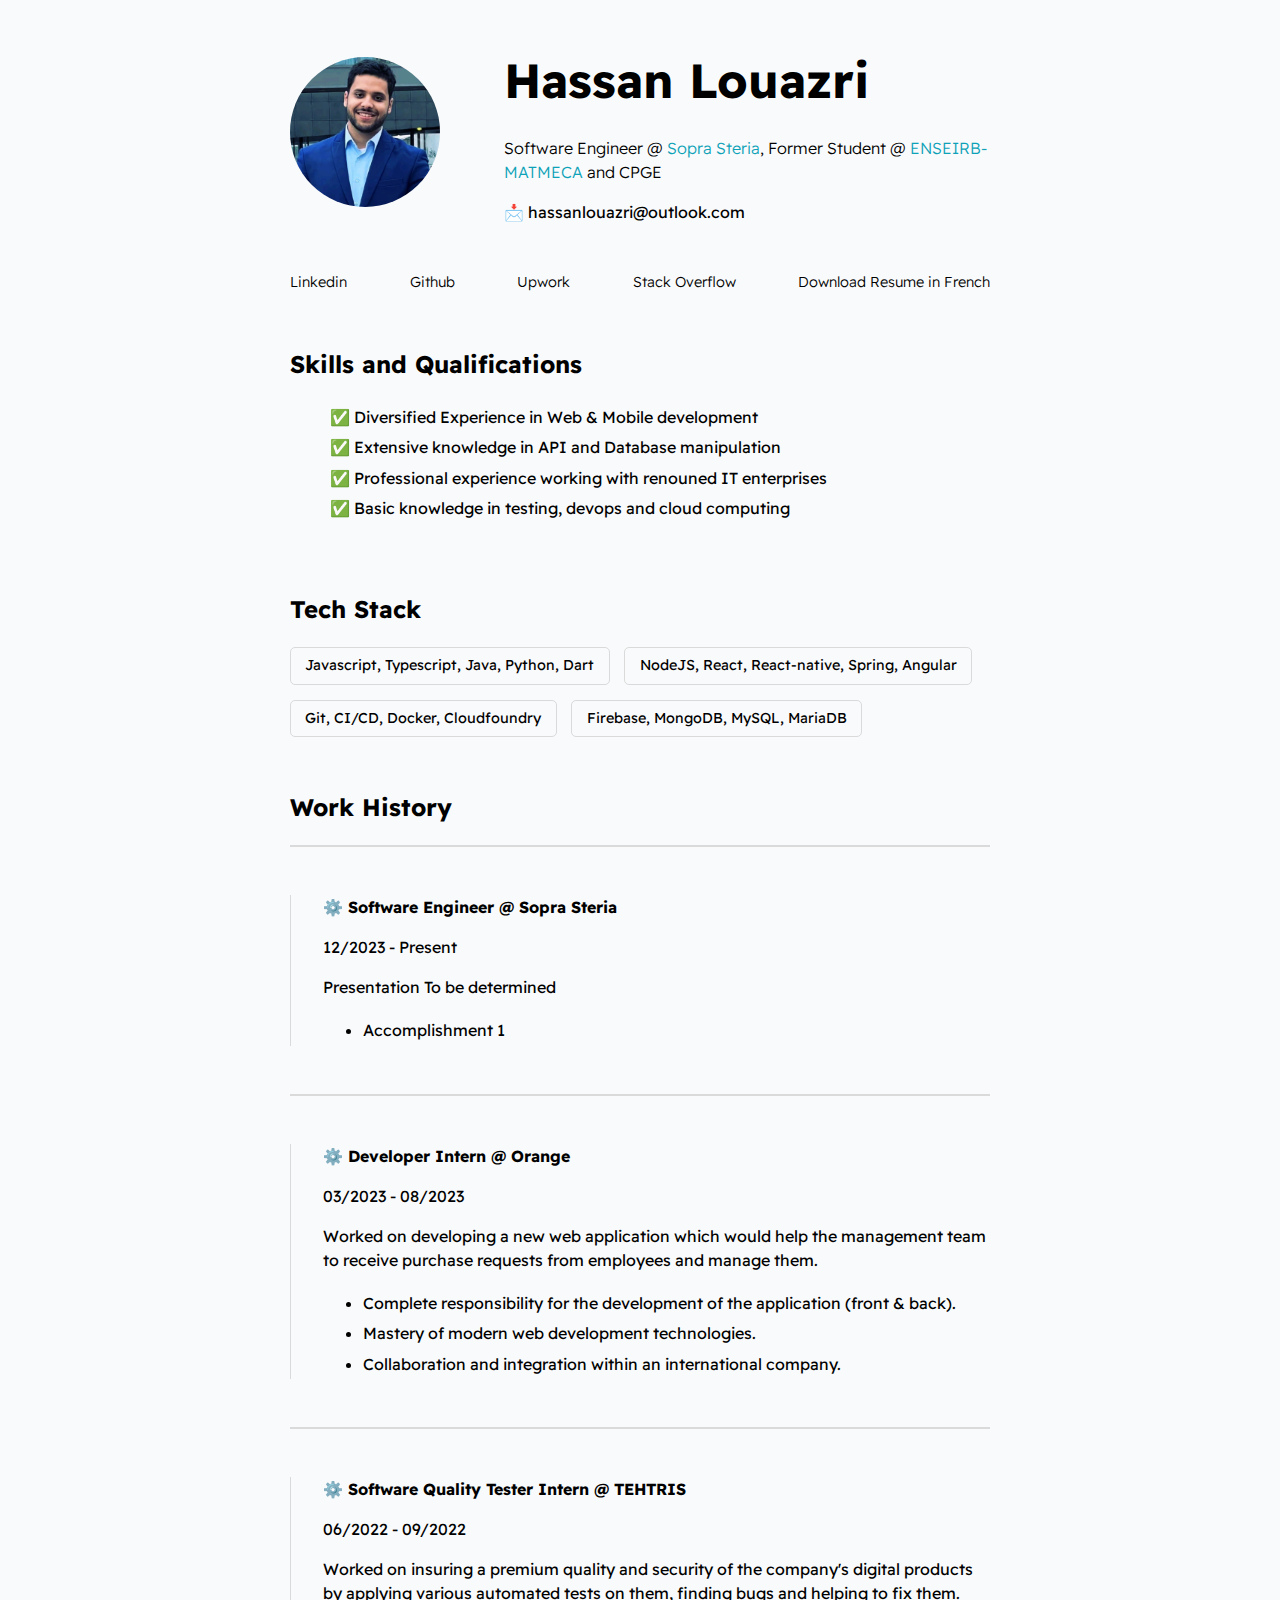
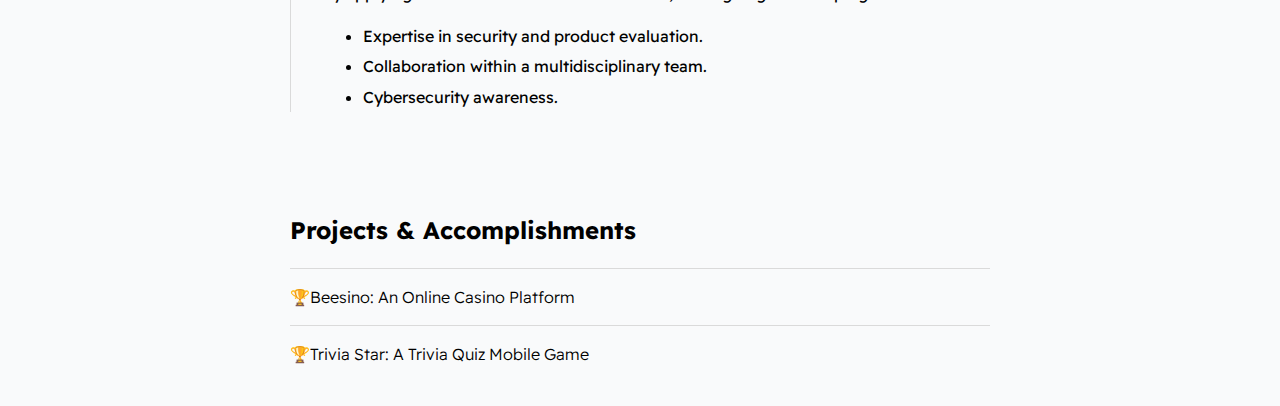
<file: index.html>
<!DOCTYPE html>
<html lang="en">
<head>
    <meta charset="UTF-8">
    <meta name="viewport" content="width=device-width, initial-scale=1.0">
    <title>Hassan's Resume</title>
    <link rel="stylesheet" type="text/css" media="screen" href="styles/main.css">
</head>
<body>
    
    <div id="container--main">
        <section id="wrapper--hero" class="section--page">
            <img id="main-img" src="assets/picture.jpeg" alt="profile-img">
            <div>
                <h1 id="username">Hassan Louazri</h1>
                <p id="bio">Software Engineer @ <a href="https://www.soprasteria.fr" target="_blank" rel="soprasteria">Sopra Steria</a>, Former Student @ <a href="https://enseirb-matmeca.bordeaux-inp.fr/fr" target="_blank" rel="enseirb-matmeca">ENSEIRB-MATMECA</a> and CPGE</p>
                <p>📩 hassanlouazri@outlook.com</p>
            </div>
        </section>

        <section class="section--page">
            <div id="socials--list">
                <a href="https://www.linkedin.com/in/louazri-hassan/" target="_blank">Linkedin</a>
                <a href="https://github.com/hassan-louazri" target="_blank">Github</a>
                <a href="https://www.upwork.com/freelancers/~01adeb85bdd9b1088b" target="_blank">Upwork</a>
                <a href="https://stackoverflow.com/users/19675122/hassan" target="_blank">Stack Overflow</a>
                <a href="assets/CV_Hassan.pdf" target="_blank">Download Resume in French</a>
            </div>
        </section>

        <section class="section--page">
            <h2>Skills and Qualifications</h2>
            <ul id="qualifications--list">
                <li>✅ Diversified Experience in Web & Mobile development</li>
                <li>✅ Extensive knowledge in API and Database manipulation</li>
                <li>✅ Professional experience working with renouned IT enterprises</li>
                <li>✅ Basic knowledge in testing, devops and cloud computing</li>
            </ul>
        </section> 

        <section class="section--page">
            <h2>Tech Stack</h2>
            <div id="wrapper--techstack__items">
                <div class="card--techstack">Javascript, Typescript, Java, Python, Dart</div>
                <div class="card--techstack">NodeJS, React, React-native, Spring, Angular</div>
                <div class="card--techstack">Git, CI/CD, Docker, Cloudfoundry</div>
                <div class="card--techstack">Firebase, MongoDB, MySQL, MariaDB</div>

            </div>
        </section>

        <section class="section--page" id="work-history-wrapper">
            <h2>Work History</h2>

            <div class="line-break"></div>
            <div class="card--work-history">
                <strong>⚙️ Software Engineer @ Sopra Steria</strong>
                <p>12/2023 - Present</p>
                <p>Presentation To be determined</p>
                <ul>
                    <li>Accomplishment 1</li>
                </ul>
            </div>

            <div class="line-break"></div>
            <div class="card--work-history">
                <strong>⚙️ Developer Intern @ Orange</strong>
                <p>03/2023 - 08/2023</p>
                <p>Worked on developing a new web application which would help the management team to receive purchase requests from employees and manage them.</p>
                <ul>
                    <li>Complete responsibility for the development of the application (front & back).</li>
                    <li>Mastery of modern web development technologies.</li>
                    <li>Collaboration and integration within an international company.</li>
                </ul>
            </div>

            <div class="line-break"></div>
            <div class="card--work-history">
                <strong>⚙️ Software Quality Tester Intern @ TEHTRIS</strong>
                <p>06/2022 - 09/2022</p>
                <p>Worked on insuring a premium quality and security of the company's digital products by applying various automated tests on them, finding bugs and helping to fix them.</p>
                <ul>
                    <li>Expertise in security and product evaluation.</li>
                    <li>Collaboration within a multidisciplinary team.</li>
                    <li>Cybersecurity awareness.</li>
                </ul>
            </div>
        </section>

        <section class="section--page">
            <h2>Projects & Accomplishments</h2>

            <div class="card--project">
                <a href="beesino.html" rel="beesino"><span>🏆</span>Beesino: An Online Casino Platform</a>
            </div>

            <div class="card--project">
                <a href="trivia-star.html" rel="trivia-star"><span>🏆</span>Trivia Star: A Trivia Quiz Mobile Game</a>
            </div>
        </section>
    </div>

</body>
</html>
</file>
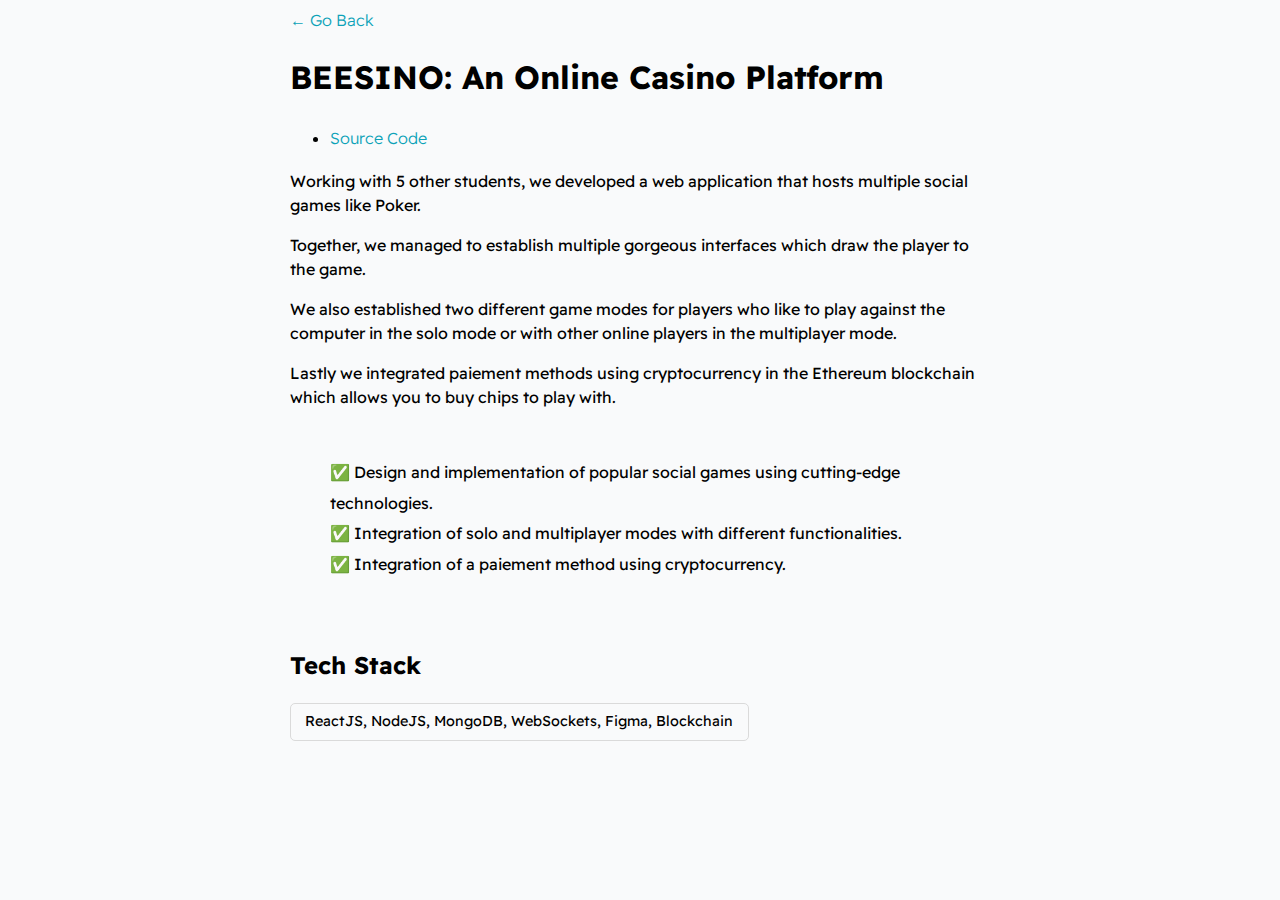
<file: beesino.html>
<!DOCTYPE html>
<html lang="en">
<head>
    <meta charset="UTF-8">
    <meta name="viewport" content="width=device-width, initial-scale=1.0">
    <title>Beesino</title>
    <link rel="stylesheet" type="text/css" href="styles/main.css">
</head>
<body>
    <div id="container--main">
        <a href="index.html">&#x2190; Go Back</a>
        
        <h1>BEESINO: An Online Casino Platform</h1>

        <ul>
            <li>
                <a href="https://github.com/hassan-louazri/beesino" target="_blank">Source Code</a>
            </li>
        </ul>
    
        <p>Working with 5 other students, we developed a web application that hosts multiple social games like Poker.</p>
        <p>Together, we managed to establish multiple gorgeous interfaces which draw the player to the game.</p>
        <p>We also established two different game modes for players who like to play against the computer in the solo mode or with other online players in the multiplayer mode.</p>
        <p>Lastly we integrated paiement methods using cryptocurrency in the Ethereum blockchain which allows you to buy chips to play with.</p>

        <section class="section--page">
            <ul id="qualifications--list">
                <li>✅ Design and implementation of popular social games using cutting-edge technologies.</li>
                <li>✅ Integration of solo and multiplayer modes with different functionalities.</li>
                <li>✅ Integration of a paiement method using cryptocurrency.</li>
            </ul>    
        </section>
        
        <section class="section--page">
            <h2>Tech Stack</h2>
            <div id="wrapper--techstack__items">
                <div class="card--techstack">ReactJS, NodeJS, MongoDB, WebSockets, Figma, Blockchain</div>
            </div>
        </section>

    
    </div>

</body>
</html>
</file>
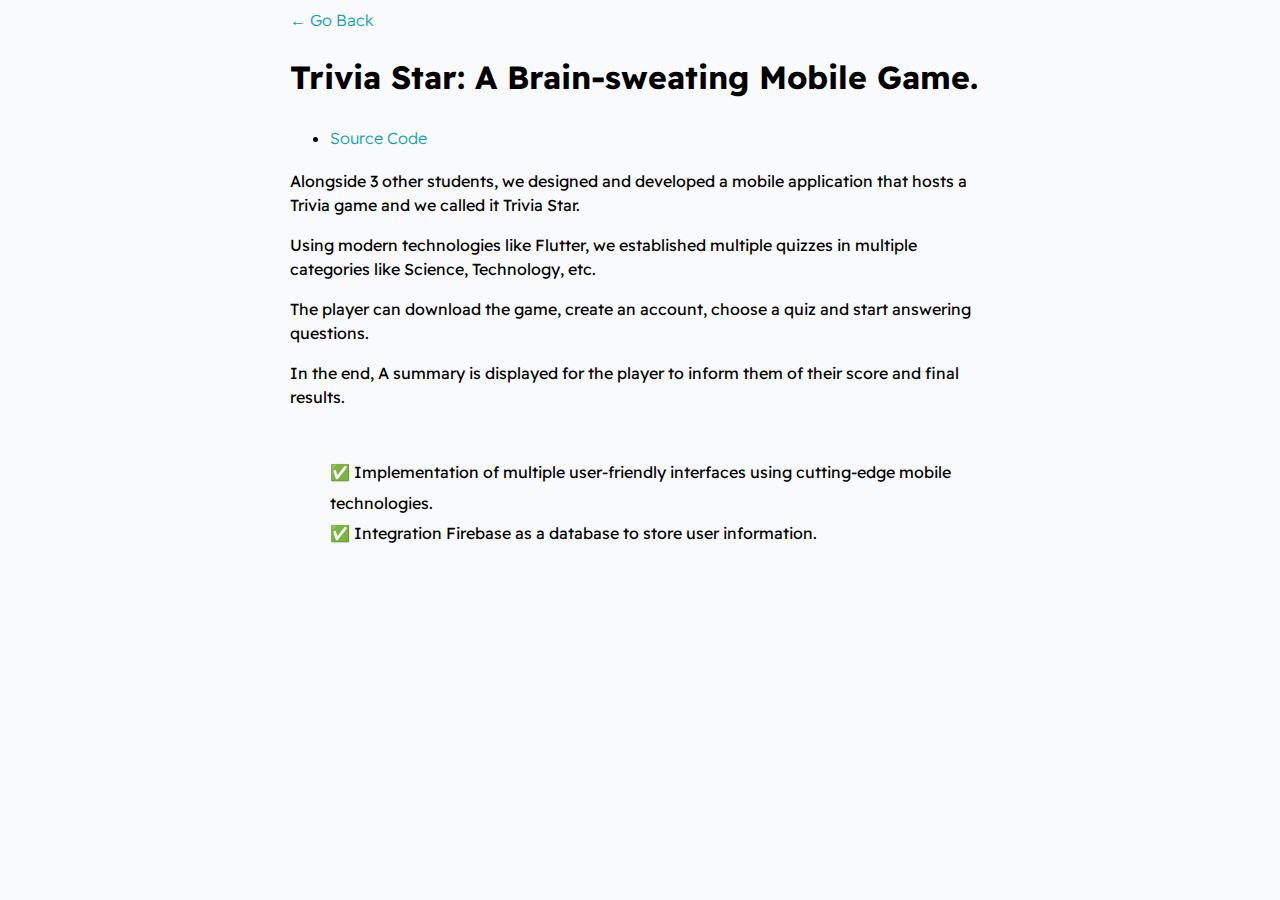
<file: trivia-star.html>
<!DOCTYPE html>
<html lang="en">
<head>
    <meta charset="UTF-8">
    <meta name="viewport" content="width=device-width, initial-scale=1.0">
    <title>Beesino</title>
    <link rel="stylesheet" type="text/css" href="styles/main.css">
</head>
<body>
    <div id="container--main">
        <a href="index.html">&#x2190; Go Back</a>
        
        <h1>Trivia Star: A Brain-sweating Mobile Game.</h1>

        <ul>
            <li>
                <a href="https://github.com/hassan-louazri/it363" target="_blank">Source Code</a>
            </li>
        </ul>
    
        <p>Alongside 3 other students, we designed and developed a mobile application that hosts a Trivia game and we called it Trivia Star.</p>
        <p>Using modern technologies like Flutter, we established multiple quizzes in multiple categories like Science, Technology, etc.</p>
        <p>The player can download the game, create an account, choose a quiz and start answering questions.</p>
        <p>In the end, A summary is displayed for the player to inform them of their score and final results.</p>

        <section class="section--page">
            <ul id="qualifications--list">
                <li>✅ Implementation of multiple user-friendly interfaces using cutting-edge mobile technologies.</li>
                <li>✅ Integration Firebase as a database to store user information.</li>
            </ul>
        </section>
        
    
    
    </div>

</body>
</html>
</file>
<file: styles/main.css>
@import url('https://fonts.googleapis.com/css2?family=Readex+Pro:wght@300;400;500;600;700&display=swap');

:root{
    --mainTextColor:#000;
    --secondaryTextColor:(51 51 51);
    --mainLinkColor:#0da2b8;
    --mainBorderColor:rgb(218, 218, 218);
    --mainBgColor:rgb(249, 250,251);
}

*{
    font-family:"Readex Pro";
    line-height: 1.5em;
    box-sizing: border-box;
    color: var(--mainTextColor);
}

body{
    background-color: var(--mainBgColor);
}

p, span, li{
    color: var(--secondaryTextColor);
    font-size: 1em;
}

a{
    text-decoration: none;
    color: var(--mainLinkColor);
    font-size: 500;
}

li{
    line-height: 1.9em;
}

#container--main{
    max-width: 700px;
    margin: 0 auto;
}

#main-img{
    width: 150px;
    object-fit: cover;
    border-radius: 50%;
}

.section--page{
    padding-top: 1em;
    padding-bottom: 1em;
}

#wrapper--hero{
    display: flex;
    align-items: center;
    gap: 4em;
}

#bio, a{
    font-weight: 300;
}

#username{
    font-size: 3em;
    line-height: 1em;
}

#email{
    color: var(--mainTextColor)
}

#socials--list{
    display: flex;
    justify-content: space-between;
    column-gap: 1em;
    flex-wrap: wrap;
}

#socials--list a{
    font-size: 0.9em;
    color: var(--secondaryTextColor);
    transition: 0.3s;
}

#socials--list a:hover{
    color: var(--mainLinkColor)
}

#qualifications--list{
    list-style: none;
}

#wrapper--techstack__items{
    display: flex;
    flex-wrap: wrap;
    gap: 1em;
    font-size: 0.9em;
}

.card--techstack{
    border: 1px solid var(--mainBorderColor);
    padding: 0.5em 1em;
    border-radius: 5px;   
}

.card--work-history{
    border-left: 1px solid var(--mainBorderColor);
    margin-top: 3em;
    margin-bottom: 3em;
    padding-left: 2em;
}

.line-break{
    background-color: var(--mainBorderColor);
    height: 2px;
}

.card--project{
    padding-top: 1em;
    padding-bottom: 1em;
    border-top: 1px solid var(--mainBorderColor);
}

.card--project a{
    color: var(--mainTextColor);
    transition: 0.3s;
}

.card--project a:hover{
    color: var(--mainLinkColor);
}

@media(max-width:600px) {
    #wrapper--hero{
        flex-direction: column;
        gap: 1em; 
    }

    #profile-pic{
        width: 200px;
        height: 200px;
    }

    .section--page{
        padding-top: 1em;
        padding-bottom: 1em;
    }

    .card--work-history {
        border-left: none;
        padding-left: 0;
    }
}
</file>
